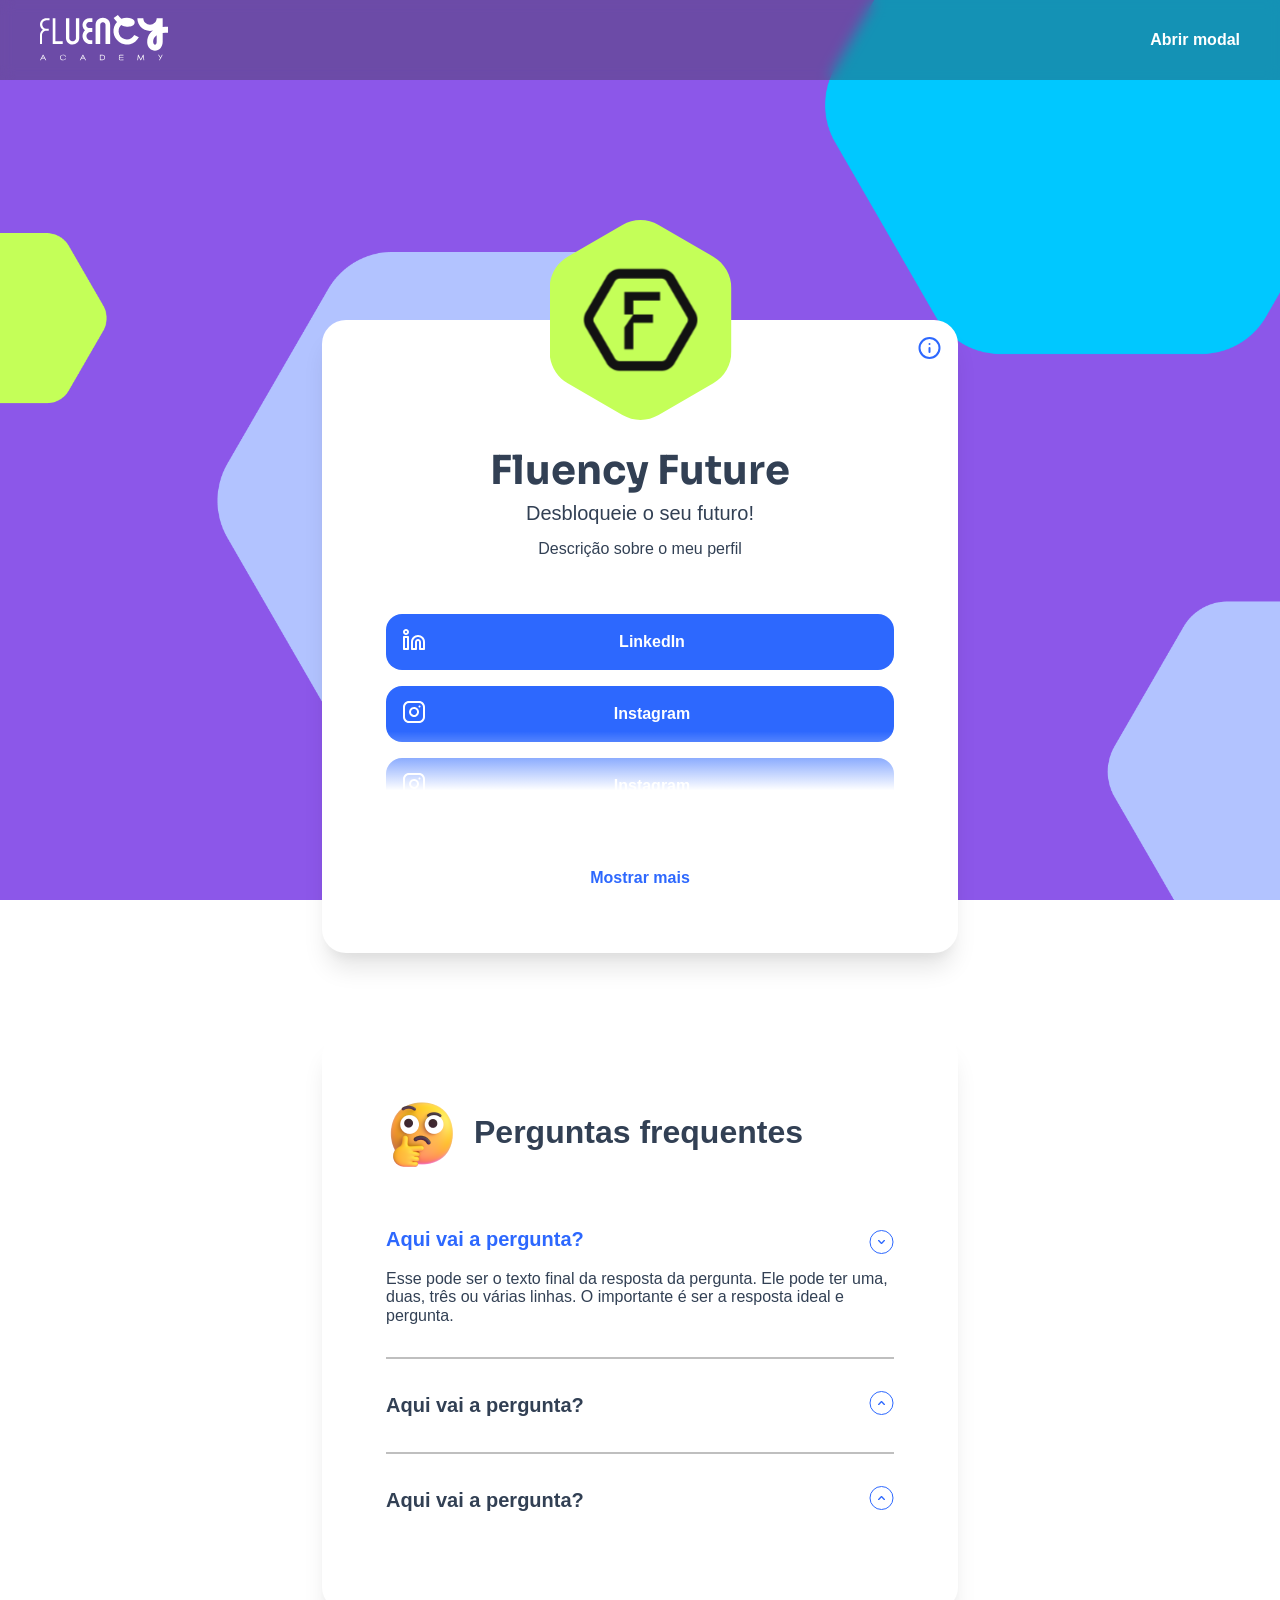
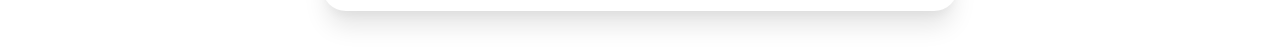
<file: index.html>
<!DOCTYPE html>
<html lang="en">
<head>
  <meta charset="UTF-8">
  <meta name="viewport" content="width=device-width, initial-scale=1.0">
  <title>Fluency Future</title>
  <link rel="preconnect" href="https://fonts.googleapis.com">
  <link rel="preconnect" href="https://fonts.gstatic.com" crossorigin>
  <link href="https://fonts.googleapis.com/css2?family=Sora:wght@100;200;300;400;500;600;700;800&display=swap" rel="stylesheet">  
  <link rel="stylesheet" href="./styles/normalize.css">
  <link rel="stylesheet" href="./styles/view-more.css">
  <link rel="stylesheet" href="./styles/accordion.css">
  <link rel="stylesheet" href="./styles/modal.css">
  <link rel="stylesheet" href="./styles/main.css">
  <link rel="stylesheet" href="./styles/tooltip.css">
</head>
<body>
  <header class="main-header">
    <div class="main-header__left">
      <img src="./images/fluency-logo.svg" alt="Fluency Logo Image" />
    </div>

    <div class="main-header__right">
      <a href="#" onclick="openModal('test'); return false">Abrir modal</a>
    </div>
  </header>

  <div class="full-center-center full-center-center--margin-top">
    <div class="box box-avatar">
      <a href="#" class="info-btn tooltip" onclick="return false">
        <img src="./images/info-symbol.svg" alt="Information symbol icon" />

        <span>Hello world!</span>
      </a>

      <div class="box__avatar">
        <img src="./images/avatar.svg" alt="Avatar Image - Fluency Logo">
      </div>

      <div class="box__header">
        <h1>Fluency Future</h1>
        <h2>Desbloqueie o seu futuro!</h2>
        <p>Descrição sobre o meu perfil</p>
      </div>

      <div class="box__content">
        <div class="view-more">
          <div class="view-more__content">
            <ul class="link-list">
              <li>
                <a href="https://linkedin.com">
                  <span><img src="./images/linkedin.svg" alt="LinkedIn Logo Vector"></span>
                  <span>LinkedIn</span>
                </a>
              </li>
              
              <li>
                <a href="https://instagram.com">
                  <span><img src="./images/instagram.svg" alt="Instagram Logo Vector"></span>
                  <span>Instagram</span>
                </a>
              </li>
    
              <li>
                <a href="https://instagram.com">
                  <span><img src="./images/instagram.svg" alt="Instagram Logo Vector"></span>
                  <span>Instagram</span>
                </a>
              </li>
    
              <li>
                <a href="https://instagram.com">
                  <span><img src="./images/instagram.svg" alt="Instagram Logo Vector"></span>
                  <span>Instagram</span>
                </a>
              </li>
              
              <li>
                <a href="https://instagram.com">
                  <span><img src="./images/instagram.svg" alt="Instagram Logo Vector"></span>
                  <span>Instagram</span>
                </a>
              </li>
              
              <li>
                <a href="https://instagram.com">
                  <span><img src="./images/instagram.svg" alt="Instagram Logo Vector"></span>
                  <span>Instagram</span>
                </a>
              </li>          
            </ul>
          </div>

          <div class="view-more__actions">
            <button class="view-more-expand">Mostrar mais</button>
            <button class="view-more-collapse">Mostrar menos</button>
          </div>    
        </div>
      </div>
    </div>
  </div>
  
  <div class="full-center-center">
    <div class="box">
      <div class="box__title">
        <img src="./images/thinking.png" alt="Um emoji de um rostinho pensativo">
        <h2>Perguntas frequentes</h2>
      </div>

      <details class="accordion" open>
        <summary>
          <span>Aqui vai a pergunta?</span>
          <span class="accordion__icon">
            <svg width="25" height="24" viewBox="0 0 25 24" fill="none" xmlns="http://www.w3.org/2000/svg">
              <rect x="1" y="0.5" width="23" height="23" rx="11.5" stroke="#2D68FE"/>
              <path d="M15.8335 12.94L12.9735 10.1133C12.9115 10.0509 12.8378 10.0013 12.7565 9.96741C12.6753 9.93356 12.5881 9.91614 12.5001 9.91614C12.4121 9.91614 12.325 9.93356 12.2437 9.96741C12.1625 10.0013 12.0888 10.0509 12.0268 10.1133L9.20013 12.94C9.13764 13.002 9.08805 13.0757 9.0542 13.157C9.02036 13.2382 9.00293 13.3253 9.00293 13.4133C9.00293 13.5013 9.02036 13.5885 9.0542 13.6697C9.08805 13.751 9.13764 13.8247 9.20013 13.8867C9.32504 14.0108 9.494 14.0805 9.67013 14.0805C9.84625 14.0805 10.0152 14.0108 10.1401 13.8867L12.5001 11.5267L14.8601 13.8867C14.9843 14.0098 15.1519 14.0793 15.3268 14.08C15.4145 14.0805 15.5015 14.0637 15.5827 14.0305C15.664 13.9973 15.7378 13.9485 15.8001 13.8867C15.8648 13.8269 15.9171 13.7549 15.9538 13.6749C15.9906 13.5948 16.0111 13.5083 16.0142 13.4203C16.0173 13.3323 16.0029 13.2445 15.9719 13.1621C15.9409 13.0796 15.8938 13.0042 15.8335 12.94Z" fill="#2D68FE"/>
            </svg>
          </span>
        </summary>
    
        <div>
          <p>
            Esse pode ser o texto final da resposta da pergunta. Ele pode ter uma, duas, três ou várias linhas. O importante é ser a resposta ideal e  pergunta.
          </p>
        </div>
      </details>
  
      <details class="accordion">
        <summary>
          <span>Aqui vai a pergunta?</span>
          <span class="accordion__icon">
            <svg width="25" height="24" viewBox="0 0 25 24" fill="none" xmlns="http://www.w3.org/2000/svg">
              <rect x="1" y="0.5" width="23" height="23" rx="11.5" stroke="#2D68FE"/>
              <path d="M15.8335 12.94L12.9735 10.1133C12.9115 10.0509 12.8378 10.0013 12.7565 9.96741C12.6753 9.93356 12.5881 9.91614 12.5001 9.91614C12.4121 9.91614 12.325 9.93356 12.2437 9.96741C12.1625 10.0013 12.0888 10.0509 12.0268 10.1133L9.20013 12.94C9.13764 13.002 9.08805 13.0757 9.0542 13.157C9.02036 13.2382 9.00293 13.3253 9.00293 13.4133C9.00293 13.5013 9.02036 13.5885 9.0542 13.6697C9.08805 13.751 9.13764 13.8247 9.20013 13.8867C9.32504 14.0108 9.494 14.0805 9.67013 14.0805C9.84625 14.0805 10.0152 14.0108 10.1401 13.8867L12.5001 11.5267L14.8601 13.8867C14.9843 14.0098 15.1519 14.0793 15.3268 14.08C15.4145 14.0805 15.5015 14.0637 15.5827 14.0305C15.664 13.9973 15.7378 13.9485 15.8001 13.8867C15.8648 13.8269 15.9171 13.7549 15.9538 13.6749C15.9906 13.5948 16.0111 13.5083 16.0142 13.4203C16.0173 13.3323 16.0029 13.2445 15.9719 13.1621C15.9409 13.0796 15.8938 13.0042 15.8335 12.94Z" fill="#2D68FE"/>
            </svg>
          </span>
        </summary>
    
        <div>
          <p>
            Esse pode ser o texto final da resposta da pergunta. Ele pode ter uma, duas, três ou várias linhas. O importante é ser a resposta ideal e  pergunta.
          </p>
        </div>
      </details>

      <details class="accordion">
        <summary>
          <span>Aqui vai a pergunta?</span>
          <span class="accordion__icon">
            <svg width="25" height="24" viewBox="0 0 25 24" fill="none" xmlns="http://www.w3.org/2000/svg">
              <rect x="1" y="0.5" width="23" height="23" rx="11.5" stroke="#2D68FE"/>
              <path d="M15.8335 12.94L12.9735 10.1133C12.9115 10.0509 12.8378 10.0013 12.7565 9.96741C12.6753 9.93356 12.5881 9.91614 12.5001 9.91614C12.4121 9.91614 12.325 9.93356 12.2437 9.96741C12.1625 10.0013 12.0888 10.0509 12.0268 10.1133L9.20013 12.94C9.13764 13.002 9.08805 13.0757 9.0542 13.157C9.02036 13.2382 9.00293 13.3253 9.00293 13.4133C9.00293 13.5013 9.02036 13.5885 9.0542 13.6697C9.08805 13.751 9.13764 13.8247 9.20013 13.8867C9.32504 14.0108 9.494 14.0805 9.67013 14.0805C9.84625 14.0805 10.0152 14.0108 10.1401 13.8867L12.5001 11.5267L14.8601 13.8867C14.9843 14.0098 15.1519 14.0793 15.3268 14.08C15.4145 14.0805 15.5015 14.0637 15.5827 14.0305C15.664 13.9973 15.7378 13.9485 15.8001 13.8867C15.8648 13.8269 15.9171 13.7549 15.9538 13.6749C15.9906 13.5948 16.0111 13.5083 16.0142 13.4203C16.0173 13.3323 16.0029 13.2445 15.9719 13.1621C15.9409 13.0796 15.8938 13.0042 15.8335 12.94Z" fill="#2D68FE"/>
            </svg>
          </span>
        </summary>
    
        <div>
          <p>
            Esse pode ser o texto final da resposta da pergunta. Ele pode ter uma, duas, três ou várias linhas. O importante é ser a resposta ideal e  pergunta.
          </p>
        </div>
      </details>      
    </div>
  </div>

  <div class="modal" id="test" hidden>
    <div class="modal__backdrop" onclick="closeModal('test')"></div>

    <div class="modal__content">
      <div class="modal__content__header">
        <h2>Olá! Eu sou o componente modal</h2>
      </div>

      <div class="modal__content__body">
        <p>
          Os modais concentram a atenção do usuário exclusivamente em uma tarefa
          ou informação por meio de uma janela que fica no topo do conteúdo da 
          página. Busque ser objetivo e claro na informação.          
        </p>

        <p>
          Os modais concentram a atenção do usuário exclusivamente em uma tarefa
          ou informação por meio de uma janela que fica no topo do conteúdo da 
          página. Busque ser objetivo e claro na informação.          
        </p>
        
        <p>
          Os modais concentram a atenção do usuário exclusivamente em uma tarefa
          ou informação por meio de uma janela que fica no topo do conteúdo da 
          página. Busque ser objetivo e claro na informação.          
        </p>        
      </div>

      <div class="modal__content__footer">
        <button onclick="closeModal('test')">Fechar modal</button>
      </div>
    </div>
  </div>

  <script src="./scripts/view-more.js"></script>
  <script src="./scripts/modal.js"></script>
  <script src="./scripts/tooltip.js"></script>
</body>
</html>
</file>
<file: styles/view-more.css>
.view-more .view-more__content {
  max-height: 230px;
  overflow: hidden;
  margin-bottom: 8px;
  position: relative;
}

.view-more.view-more--expand .view-more__content {
  max-height: unset;
}

.view-more:not(.view-more--expand) .view-more__content::after {
  content: "";
  bottom: 0;
  position: absolute;
  width: 100%;
  height: 162px;
  background: linear-gradient(0deg, #FFF 33.08%, rgba(255, 255, 255, 0.00) 69.54%);
}

.view-more:not(.view-more--expand) .view-more-collapse {
  display: none;
}

.view-more.view-more--expand .view-more-expand {
  display: none;
}

.view-more .view-more__actions {
  text-align: center;
  width: 100%;
  margin-top: 24px;
}

.view-more .view-more__actions button {
  color: #2D68FE;
  outline: none;
  border: none;
  background-color: transparent;
  font-size: 16px;
  font-style: normal;
  font-weight: 700;
  cursor: pointer;  
}
</file>
<file: styles/accordion.css>
.accordion {
  border-bottom: solid 2px #BFBFBF;
}

.accordion, .accordion summary {
  list-style: none;
  padding-left: 0px;
  background-image: none;
}

.accordion summary::marker {
  display: none;
}

.accordion summary {
  color: #324054;
  font-size: 20px;
  font-style: normal;
  font-weight: 600;
  cursor: pointer;
  width: 100%;
  display: flex;
  padding: 32px 0;
  align-items: center;
  justify-content: space-between;
}

.accordion p {
  color: #324054;
  font-size: 16px;
  font-style: normal;
  font-weight: 400;
  margin: 0;
  margin-bottom: 16px;
}

.accordion p:last-child {
  margin-bottom: 0;
}

.accordion[open] {
  padding-bottom: 32px;
}

.accordion[open] summary {
  padding-bottom: 16px;
  color: #2D68FE;
}

.accordion summary .accordion__icon {
  transition: 200ms;
}

.accordion[open] summary .accordion__icon {
  transform: rotate(180deg);
}
</file>
<file: styles/modal.css>
.modal {
  position: fixed;
  top: 0;
  left: 0;
  width: 100%;
  height: 100vh;
  z-index: 999999;
  display: flex;
  padding: 0 10px;
  align-items: center;
  justify-content: center;
}

.modal .modal__backdrop {
  position: absolute;
  top: 0;
  left: 0;
  width: 100%;
  height: 100vh;
  background-color: rgba(0, 0, 0, .8);
}

.modal .modal__content {
  width: 100%;
  max-width: 600px;
  position: relative;
  padding: 24px;
  background-color: #ffffff;
  border-radius: 8px;
  max-height: 300px;
  display: flex;
  flex-direction: column;
  max-height: 300px;
}

.modal .modal__content .modal__content__header {
  padding-bottom: 16px;
}

.modal .modal__content .modal__content__header h2 {
  font-size: 20px;
  font-style: normal;
  font-weight: 600;
  line-height: 120%;
  margin: 0;
  color: #324054;
}

.modal .modal__content .modal__content__body {
  flex: 1;
  overflow: auto;
}

.modal .modal__content .modal__content__body p {
  font-size: 16px;
  font-style: normal;
  font-weight: 400;
  line-height: 170%;
  color: #324054;
  margin: 0;
}

.modal .modal__content .modal__content__footer {
  display: flex;
  align-items: center;
  justify-content: end;
  padding-top: 32px;
}
</file>
<file: styles/main.css>
html * {
  box-sizing: border-box;
}

html, body {
  margin: 0;
  padding: 0;
  font-family: Arial, Helvetica, sans-serif;
  min-height: 100vh;
  min-width: 100%;
}

html {
  background-image: url(../images/background.png);
  background-repeat: no-repeat;
  background-size: cover;
  background-attachment: fixed;
}

header.main-header {
  background: rgba(56, 55, 55, 0.37);
  backdrop-filter: blur(7px);
  position: fixed;
  top: 0;
  left: 0;
  width: 100%;
  height: 80px;
  z-index: 1000;
  display: flex;
  align-items: center;
  justify-content: space-between;
  padding: 0 40px;
}

header.main-header a {
  font-size: 16px;
  font-style: normal;
  font-weight: 700;
  text-decoration: none;
  color: #fff;  
}

.full-center-center {
  display: flex;
  padding: 0 20px;
  min-width: 100%;
  align-items: center;
  justify-content: center;
}

.full-center-center--margin-top {
  margin-top: 280px;
}

.box {
  width: 100%;
  height: 100%;
  padding: 64px;
  display: block;
  margin: 40px 0;
  max-width: 636px;
  position: relative;
  border-radius: 24px;
  background-color: #ffffff;
  box-shadow: 0px 20px 25px -5px rgba(0, 0, 0, 0.1), 0px 10px 10px -5px rgba(0, 0, 0, 0.04);
}

.box-avatar {
  position: relative;
  padding-top: 128px;
}

.box-avatar .info-btn {
  position: absolute;
  top: 16px;
  right: 16px;
}

.box details:last-child {
  border-bottom: none;
}

.box .box__title {
  margin-bottom: 24px;
  display: flex;
  align-items: center;
  gap: 16px;
}

.box .box__title h2 {
  color: #324054;
  font-size: 32px;
  font-style: normal;
  font-weight: 700;  
  margin: 0;
}

.box__avatar {
  left: 50%;
  top: -100px;
  width: 181px;
  height: 200px;
  position: absolute;
  transform: translateX(-50%);
}

.box__header {
  text-align: center;
  margin-bottom: 56px;
}

.box__header h1 {
  color: #324054;
  font-size: 40px;
  font-weight: 700;
  font-family: Sora;
  margin: 0;
  margin-bottom: 8px;
}

.box__header h2 {
  font-size: 20px;
  margin: 0;
  color: #324054;
  font-weight: 400;
  margin-bottom: 15px;
}

.box__header p {
  margin: 0;
  font-size: 16px;
  color: #324054;
}

.link-list {
  list-style: none;
  margin: 0;
  padding: 0;
}

.link-list li {
  border-radius: 16px;
  background-color: #2D68FE;
  height: 56px;
  margin-bottom: 16px;
  padding: 0 16px;
}

.link-list li a {
  width: 100%;
  display: flex;
  height: 100%;
  color: #ffffff;
  text-decoration: none;
  align-items: center;
  font-weight: 600;
  font-size: 16px;
  justify-content: space-between;
}

.link-list li a span:last-child {
  text-align: center;
  width: 100%;
}

.link-list li:last-child {
  margin: 0;
}


[hidden] {
  display: none;
}

@media screen and (max-width: 480px) {
  .box {
    padding: 40px;
    padding-top: 140px;
  }

  .box__header h1 {
    font-size: 32px;
  }
}
</file>
<file: styles/tooltip.css>
.tooltip {
  background-color: transparent;
  color: #2D68FE;
  font-weight: 700;
  cursor: help;
  position: relative;
}

.tooltip > span {
  display: none;
  position: fixed;
  top: 16px;
  left: 50%;
  transform: translateX(-50%);
  background-color: #324054;
  border-radius: 3px;
  font-size: 14px;
  font-style: normal;
  font-weight: 400;
  padding: 12px;
  min-width: 200px;
  max-width: 300px;
  width: 100%;
  color: #ffffff;
  text-align: left;
  z-index: 10000;
}

.tooltip > span.tooltip--visible {
  display: inherit;
}
</file>
